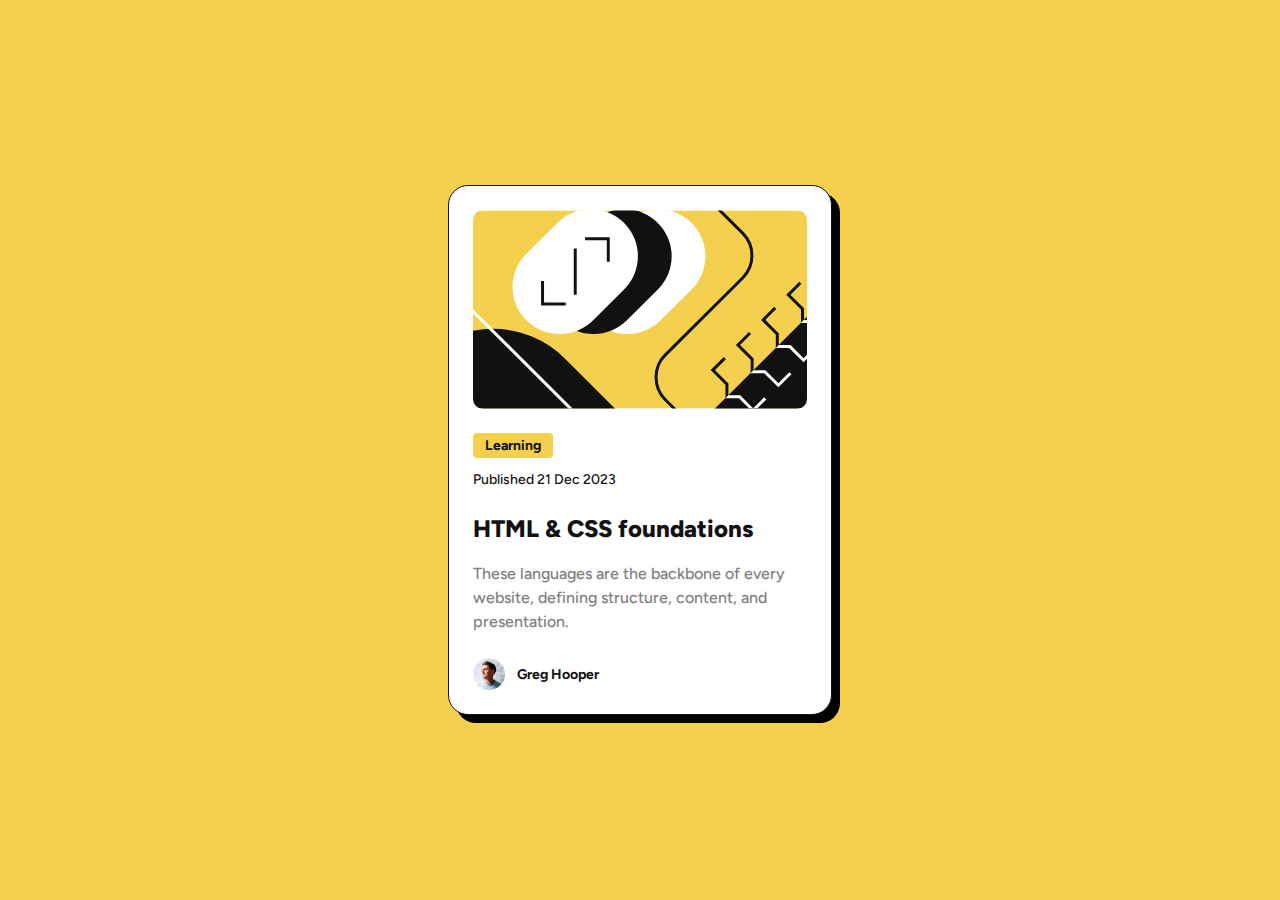
<file: blog-preview-card/index.html>
<!DOCTYPE html>
<html lang="en">

<head>
    <!-- meta -->
    <meta charset="UTF-8">
    <meta name="viewport" content="width=device-width, initial-scale=1.0">

    <!-- favicon -->
    <link rel="icon" type="image/png" sizes="32x32" href="./images/favicon-32x32.png">

    <!-- fonts -->
    <link rel="preconnect" href="https://fonts.googleapis.com">
    <link rel="preconnect" href="https://fonts.gstatic.com" crossorigin>
    <link rel="preload" as="style" href="https://fonts.googleapis.com/css2?family=Figtree:ital,wght@0,300..900;1,300..900&display=swap" onload="this.rel='stylesheet'">    
    
    <!-- css -->
    <link rel="preload" as="style" href="./css/reset.min.css" onload="this.rel='stylesheet'">
    <link rel="preload" as="style" href="./css/styles.min.css" onload="this.rel='stylesheet'">

    <!-- title -->
    <title>Blog Preview Card | Frontend Mentor</title>
</head>

<body>

    <main id="wrapper">
        <article class="card">
            <header class="card-image">
                <img class="header-image" src="./images/illustration-article.svg" alt="Card image">
            </header>
            <section class="card-content">
                <a href="#" class="card-tag font-standard">Learning</a>
                <p class="card-date font-standard">Published <time datetime="2023-12-21">21 Dec 2023</time></p>
                <h1><a href="#" class="card-title font-standard">HTML & CSS foundations</a></h1>
                <p class="card-description font-standard">These languages are the backbone of every website, defining structure, content, and presentation.</p>
            </section>
            <footer class="card-author">
                <img class="author-avatar" src="./images/image-avatar.webp" alt="Author avatar">
                <p class="author-name font-standard">Greg Hooper</p>
            </footer>
        </article>
    </main>

</body>

</html>
</file>
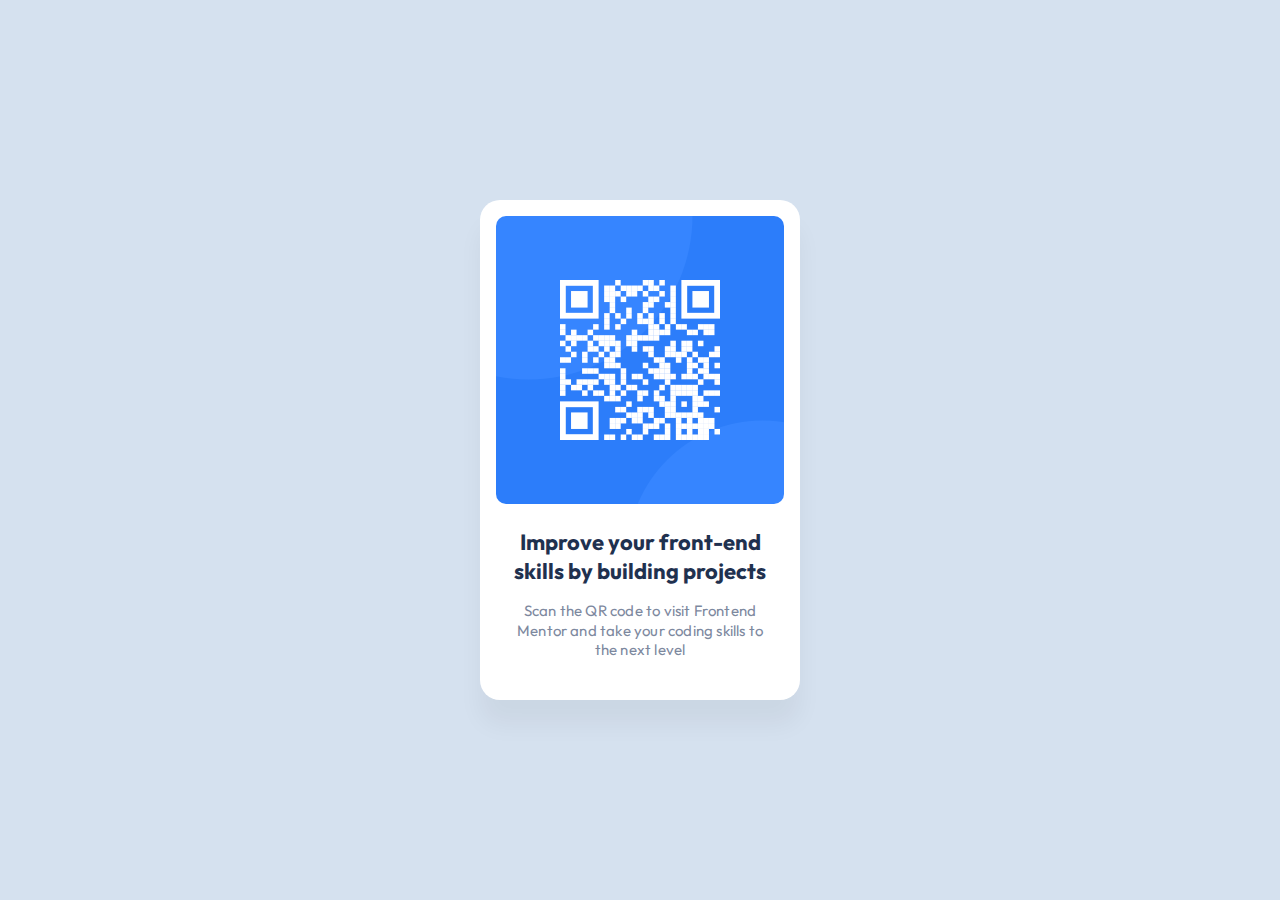
<file: qr-code-challenge/index.html>
<!DOCTYPE html>
<html lang="en">

<head>
  <!-- meta -->
  <meta charset="UTF-8">
  <meta name="viewport" content="width=device-width, initial-scale=1.0">

  <!-- favicon -->
  <link rel="icon" type="image/png" sizes="32x32" href="./images/favicon-32x32.png">

  <!-- fonts -->
  <link rel="preconnect" href="https://fonts.googleapis.com">
  <link rel="preconnect" href="https://fonts.gstatic.com" crossorigin>
  <link rel="preload" as="style" href="https://fonts.googleapis.com/css2?family=Outfit:wght@100..900&display=swap"
    onload="this.rel='stylesheet'">

  <!-- css -->
  <link rel="preload" as="style" href="./css/reset.min.css" onload="this.rel='stylesheet'">
  <link rel="preload" as="style" href="./css/styles.min.css" onload="this.rel='stylesheet'">

  <!-- title -->
  <title>QR code component | Frontend Mentor</title>
</head>

<body>

  <main id="wrapper">
    <section class="qr-container">
      <div class="qr-image">
        <img src="./images/image-qr-code.png" alt="Qr Code">
      </div>
      <div class="qr-content">
        <h1 class="qr-title font-standard">Improve your front-end skills by building projects</h1>
        <p class="qr-description font-standard">Scan the QR code to visit Frontend Mentor and take your coding skills to
          the next level</p>
      </div>
    </section>
  </main>
</body>

</html>
</file>
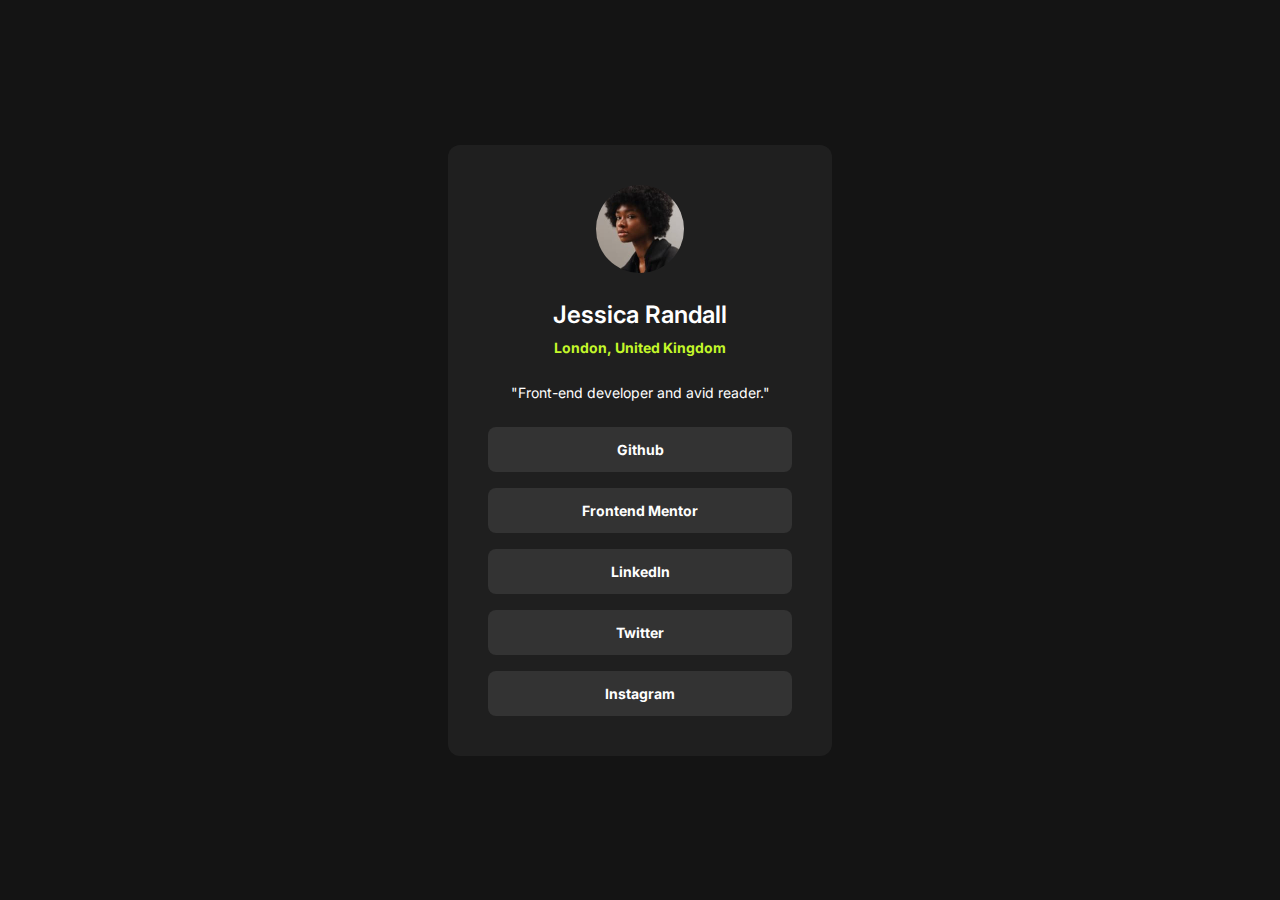
<file: social-links-profile/index.html>
<!DOCTYPE html>
<html lang="en">
<head>
    <!-- meta -->
    <meta charset="UTF-8">
    <meta name="viewport" content="width=device-width, initial-scale=1.0">

    <!-- favicon -->
    <link rel="icon" type="image/png" sizes="32x32" href="./images/favicon-32x32.png">

    <!-- fonts -->
    <link rel="preconnect" href="https://fonts.googleapis.com">
    <link rel="preconnect" href="https://fonts.gstatic.com" crossorigin>
    <link rel="preload" as="style" href="https://fonts.googleapis.com/css2?family=Inter:wght@100..900&display=swap" onload="this.rel='stylesheet'">

    <!-- css -->
    <link rel="preload" as="style" href="css/reset.min.css" onload="this.rel='stylesheet'">
    <link rel="preload" as="style" href="css/styles.css" onload="this.rel='stylesheet'">

    <!-- title -->
    <title>Social Links Profile | Frontend Mentor</title>
</head>
<body>
    <main class="wrapper">
        <section class="card">
            <img class="card-image" src="./images/avatar-jessica.jpeg" alt="Card image">
            <div class="card-title">
                <h1 class="card-name font-standard">Jessica Randall</h1>
                <h2 class="card-location font-standard">London, United Kingdom</h2>
            </div>
            <p class="card-description font-standard">"Front-end developer and avid reader."</p>
            <nav class="card-navigation">
                <ul>
                    <li><a class="card-link font-standard" href="#">Github</a></li>
                    <li><a class="card-link font-standard" href="#">Frontend Mentor</a></li>
                    <li><a class="card-link font-standard" href="#">LinkedIn</a></li>
                    <li><a class="card-link font-standard" href="#">Twitter</a></li>
                    <li><a class="card-link font-standard" href="#">Instagram</a></li>
                </ul>
            </nav>
        </section>
    </main>
</body>
</html>
</file>
<file: social-links-profile/css/styles.css>
:root{--grey-900:#141414;--grey-800:#1F1F1F;--grey-700:#333333;--green:#C4F82A;--white:#FFFFFF}body{background-color:var(--grey-900)}.font-standard{font-family:"Inter",sans-serif;font-optical-sizing:auto;font-style:normal;font-variation-settings:"slnt" 0}.wrapper{min-height:100dvh;display:grid;place-items:center}.card{box-sizing:unset;width:19rem;background-color:var(--grey-800);padding:2.5rem;display:flex;flex-direction:column;align-items:center;gap:1.5rem;border-radius:.75rem}.card-image{width:5.5rem;height:5.5rem;border-radius:62.438rem}.card-name{font-weight:600;font-size:1.5rem;color:var(--white);text-align:center}.card-location{font-weight:700;font-size:.875rem;color:var(--green);text-align:center;margin-top:.25rem}.card-description{font-weight:400;font-size:.875rem;color:var(--white)}.card-navigation{width:100%}.card-navigation ul{list-style:none;padding:0;display:flex;flex-direction:column;gap:1rem}.card-link{display:block;text-align:center;font-weight:700;font-size:.875rem;color:var(--white);background-color:var(--grey-700);padding:.75rem;border-radius:.5rem;transition:.35s ease background-color}.card-link:hover{color:var(--grey-700);background-color:var(--green)}@media screen and (max-width:48rem){.card{width:23.5rem}}@media screen and (max-width:23.438rem){.card{width:20.438rem;padding:1.5rem}}
</file>
<file: blog-preview-card/css/styles.min.css>
:root{--black:#111111;--yellow:#F4D04E;--grey:#7F7F7F}body{background-color:var(--yellow)}.font-standard{font-family:"Figtree",sans-serif;font-optical-sizing:auto;font-style:normal}#wrapper{min-height:100dvh;display:grid;place-items:center}.card{width:24rem;max-width:90%;background-color:#fff;padding:1.5rem;border-radius:1.25rem;border:1px solid var(--black);display:flex;flex-direction:column;gap:1.5rem;box-shadow:.5rem .5rem 0 0 #000;transition:.35s ease box-shadow}.card:hover{box-shadow:1rem 1rem 0 0 #000}.header-image{border-radius:10px}.card-content>*:not(:first-child){margin-top:.75rem}.card-tag{background-color:var(--yellow);font-size:.875rem;font-weight:700;color:var(--black);padding:.25rem .75rem;border-radius:.25rem}.card-date{font-size:.875rem;font-weight:500;color:var(--black)}.card-title{font-size:1.5rem;font-weight:800;color:var(--black);transition:.35s ease color}.card-title:hover{color:var(--yellow)}.card-description{font-size:1rem;font-weight:500;color:var(--grey)}.card-author{display:flex;align-items:center;gap:.75rem}.author-avatar{width:32px;height:32px}.author-name{font-size:.875rem;font-weight:700;color:var(--black)}@media (max-width:25rem){.card-title{font-size:1.25rem}.card-description{font-size:.75rem}}
</file>
<file: qr-code-challenge/css/styles.min.css>
*{margin: 0;padding: 0;box-sizing: border-box;}body{background-color: #D5E1EF;}#wrapper{min-height: 100vh;min-height: 100dvh;display: grid;place-items: center;}.qr-container{max-width: 20rem;padding: 1rem 1rem 2.5rem 1rem;border-radius: 1.25rem;background-color: #fff;box-shadow: 0 25px 25px 0 rgba(0, 0, 0, 0.047);}.qr-image{border-radius: 0.625rem;overflow: hidden;margin-bottom: 1.5rem;}.font-standard{font-optical-sizing: auto;font-style: normal;}.qr-title{font-family: "Outfit",sans-serif;font-weight: 700;font-size: 1.375rem;color: #1F314F;text-align: center;}.qr-description{font-family: "Outfit",sans-serif;font-weight: 400;font-size: 0.938rem;letter-spacing: 0.012rem;color: #7D889E;text-align: center;margin: 1rem 1rem 0 1rem;}
</file>
